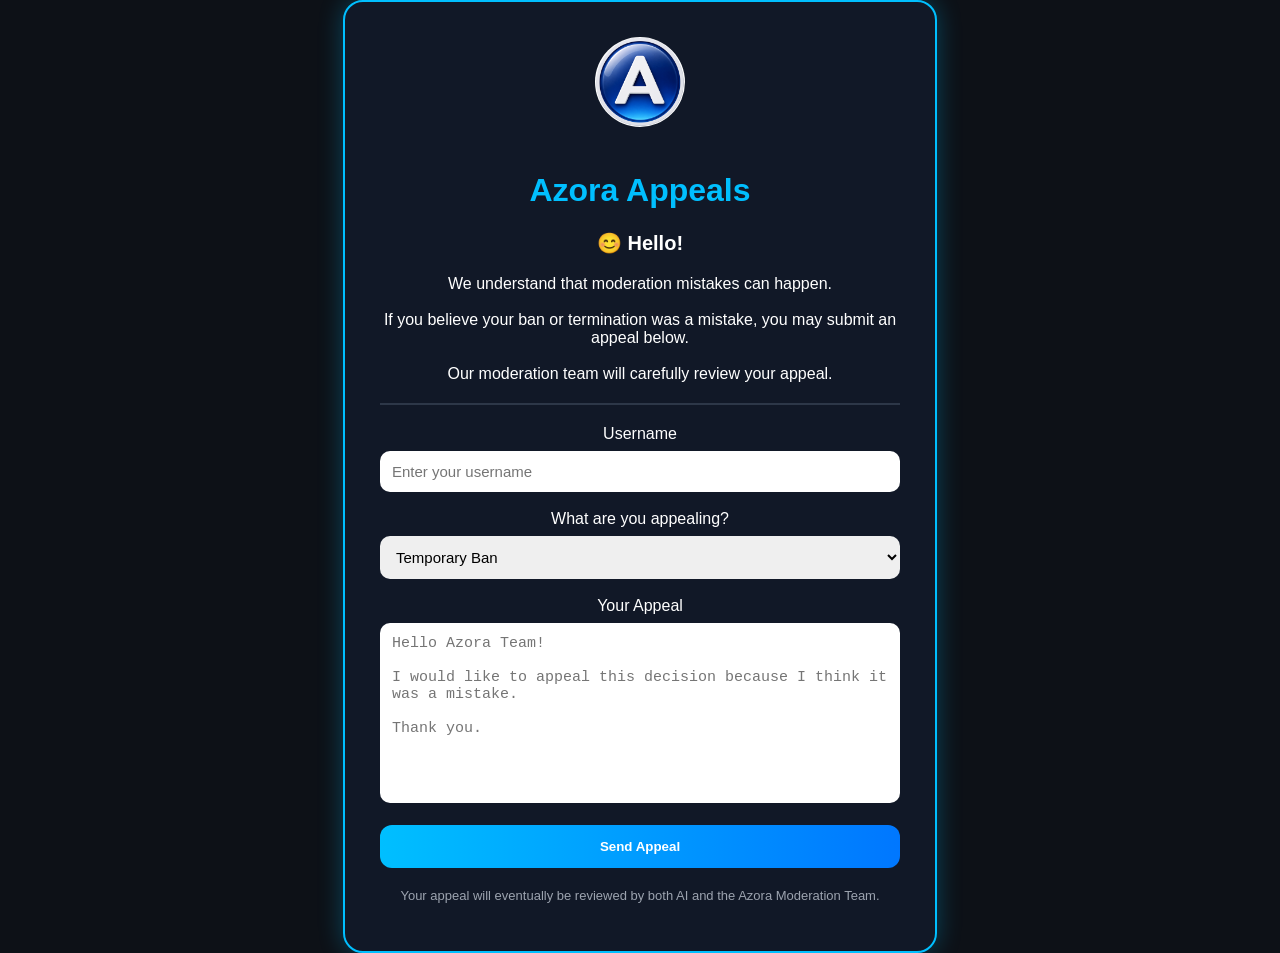
<file: appeal.html>
<!DOCTYPE html>
<html lang="en">
<head>
    <meta charset="UTF-8">
    <meta name="viewport" content="width=device-width, initial-scale=1.0">
    <title>Azora Appeals</title>
    <link rel="stylesheet" href="appeal.css">
</head>

<body>

<div class="appeal-box">

    <img src="logo.jpg" class="logo" alt="Azora Logo">

    <h1>Azora Appeals</h1>

    <p class="welcome">
        😊 Hello!
    </p>

    <p>
        We understand that moderation mistakes can happen.
        <br><br>
        If you believe your ban or termination was a mistake,
        you may submit an appeal below.
        <br><br>
        Our moderation team will carefully review your appeal.
    </p>

    <hr>

    <label for="appealUsername">Username</label>
    <input id="appealUsername" type="text" placeholder="Enter your username">

    <br><br>

    <label for="appealType">What are you appealing?</label>
    <select id="appealType">
        <option>Temporary Ban</option>
        <option>Termination</option>
    </select>

    <br><br>

    <label for="appealText">Your Appeal</label>
    <textarea id="appealText" placeholder="Hello Azora Team!

I would like to appeal this decision because I think it was a mistake.

Thank you."></textarea>

    <br><br>

    <button onclick="submitAppeal()">Send Appeal</button>

    <p class="note">
        Your appeal will eventually be reviewed by both AI and the Azora Moderation Team.
    </p>

</div>

<script>
function submitAppeal() {
    const username = document.getElementById("appealUsername").value.trim();
    const appealText = document.getElementById("appealText").value.trim();

    if (!username) {
        alert("Please enter your username before submitting!");
        return;
    }

    if (!appealText || appealText.length < 10) {
        alert("Please write a detailed appeal before sending.");
        return;
    }

    // Success response
    alert("✉️ Appeal successfully submitted for " + username + "!\nOur moderation team will review it shortly.");
    
    // Clear the form fields after submission
    document.getElementById("appealUsername").value = "";
    document.getElementById("appealText").value = "";
}
</script>

</body>
</html>
</file>
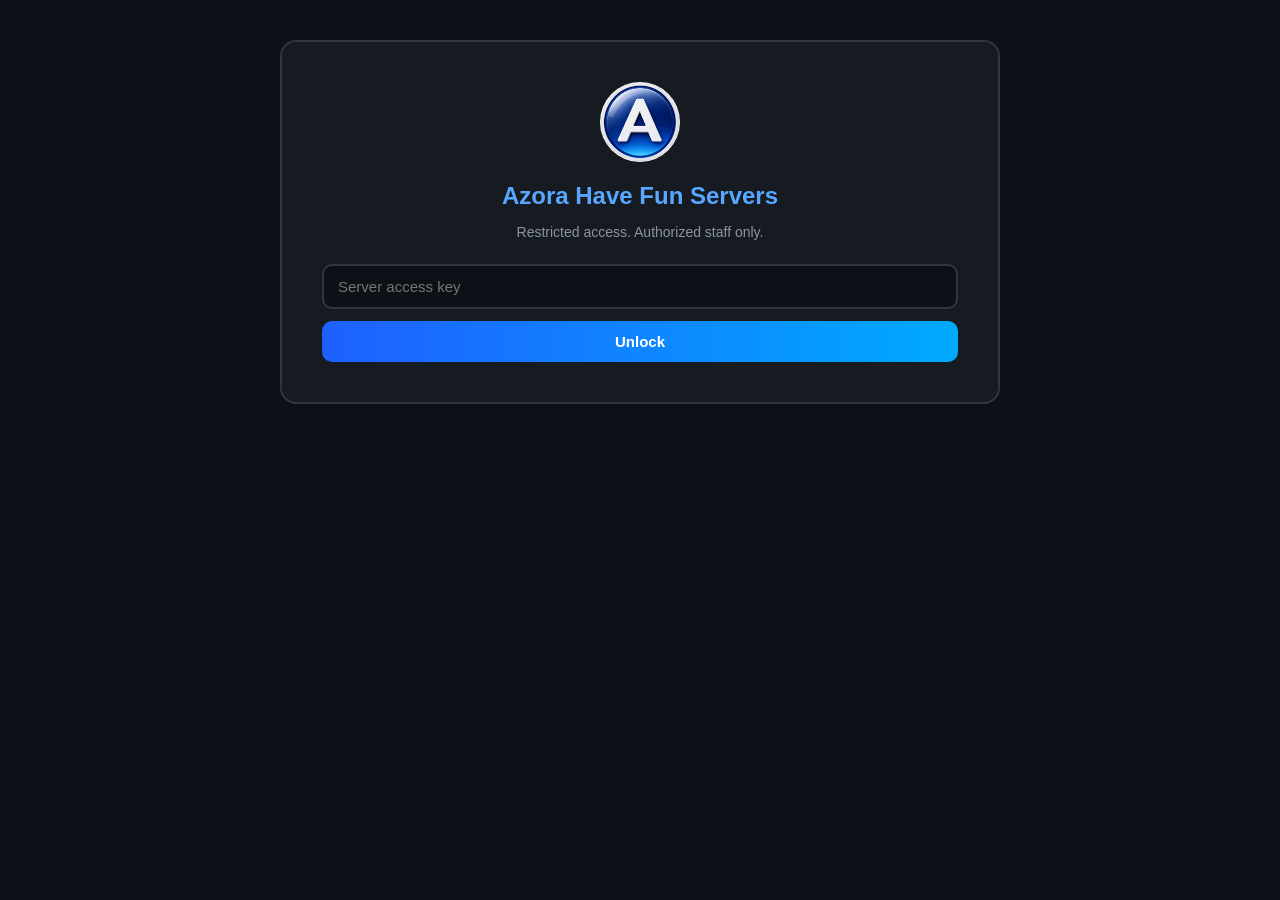
<file: servers.html>
<!DOCTYPE html>
<html lang="en">
<head>
    <meta charset="UTF-8">
    <meta name="viewport" content="width=device-width, initial-scale=1.0">
    <title>Azora Have Fun Servers</title>
    <style>
        * { box-sizing: border-box; }
        body {
            margin: 0;
            min-height: 100vh;
            font-family: Arial, sans-serif;
            background: #0d1117;
            color: #e2e8f0;
            display: flex;
            flex-direction: column;
            align-items: center;
            padding: 40px 20px;
        }
        .lock-screen, .dashboard {
            width: 100%;
            max-width: 720px;
        }
        .lock-box {
            background: #161b22;
            border: 2px solid #30363d;
            border-radius: 16px;
            padding: 40px;
            text-align: center;
        }
        .lock-box img {
            width: 80px;
            border-radius: 50%;
            margin-bottom: 16px;
        }
        .lock-box h1 {
            color: #58a6ff;
            margin: 0 0 8px;
            font-size: 1.5rem;
        }
        .lock-box p {
            color: #8b949e;
            font-size: 14px;
            margin-bottom: 24px;
        }
        .lock-box input {
            width: 100%;
            padding: 12px 14px;
            border-radius: 10px;
            border: 2px solid #30363d;
            background: #0d1117;
            color: #e2e8f0;
            font-size: 15px;
            margin-bottom: 12px;
        }
        .lock-box button, .dashboard button {
            width: 100%;
            padding: 12px;
            border: none;
            border-radius: 10px;
            background: linear-gradient(90deg, #1e60ff, #00aaff);
            color: #fff;
            font-weight: bold;
            font-size: 15px;
            cursor: pointer;
        }
        .lock-box button:hover, .dashboard button:hover {
            opacity: 0.9;
        }
        .error {
            color: #ff7b72;
            font-size: 13px;
            margin-top: 10px;
            display: none;
        }
        .dashboard { display: none; }
        .dash-header {
            display: flex;
            align-items: center;
            justify-content: space-between;
            margin-bottom: 24px;
            flex-wrap: wrap;
            gap: 12px;
        }
        .dash-header h1 {
            margin: 0;
            color: #58a6ff;
            font-size: 1.4rem;
            display: flex;
            align-items: center;
            gap: 10px;
        }
        .dash-header img {
            width: 40px;
            border-radius: 50%;
        }
        .stat-cards {
            display: grid;
            grid-template-columns: 1fr 1fr;
            gap: 14px;
            margin-bottom: 24px;
        }
        .stat-card {
            background: #161b22;
            border: 2px solid #30363d;
            border-radius: 14px;
            padding: 20px;
            text-align: center;
        }
        .stat-card .num {
            font-size: 2.4rem;
            font-weight: bold;
            color: #00ebd4;
        }
        .stat-card .label {
            color: #8b949e;
            font-size: 13px;
            margin-top: 4px;
        }
        .user-table-wrap {
            background: #161b22;
            border: 2px solid #30363d;
            border-radius: 14px;
            overflow: hidden;
        }
        .user-table-wrap h2 {
            margin: 0;
            padding: 16px 20px;
            font-size: 1rem;
            border-bottom: 1px solid #30363d;
            color: #e2e8f0;
        }
        table {
            width: 100%;
            border-collapse: collapse;
            font-size: 14px;
        }
        th, td {
            padding: 12px 16px;
            text-align: left;
            border-bottom: 1px solid #21262d;
        }
        th {
            color: #8b949e;
            font-weight: 600;
            background: #0d1117;
        }
        td { color: #e2e8f0; }
        tr:last-child td { border-bottom: none; }
        .uid {
            font-family: 'Courier New', monospace;
            color: #58a6ff;
            font-weight: bold;
        }
        .empty-row {
            text-align: center;
            color: #8b949e;
            padding: 30px !important;
        }
        .actions {
            display: flex;
            gap: 10px;
            margin-top: 16px;
        }
        .actions button {
            flex: 1;
        }
        .btn-secondary {
            background: #21262d !important;
            border: 1px solid #30363d !important;
        }
        .note {
            margin-top: 20px;
            font-size: 12px;
            color: #8b949e;
            text-align: center;
            line-height: 1.5;
        }
        @media (max-width: 500px) {
            .stat-cards { grid-template-columns: 1fr; }
        }
    </style>
</head>
<body>

<!-- LOCK SCREEN — restricted access -->
<div class="lock-screen" id="lockScreen">
    <div class="lock-box">
        <img src="logo.jpg" alt="Azora">
        <h1>Azora Have Fun Servers</h1>
        <p>Restricted access. Authorized staff only.</p>
        <input type="password" id="serverPassword" placeholder="Server access key" onkeydown="if(event.key==='Enter')unlockServers()">
        <button onclick="unlockServers()">Unlock</button>
        <div class="error" id="lockError">Incorrect access key.</div>
    </div>
</div>

<!-- DASHBOARD -->
<div class="dashboard" id="dashboard">
    <div class="dash-header">
        <h1><img src="logo.jpg" alt=""> Azora Have Fun Servers</h1>
        <button class="btn-secondary" style="width:auto;padding:8px 16px;" onclick="lockServers()">Lock</button>
    </div>

    <div class="stat-cards">
        <div class="stat-card">
            <div class="num" id="totalUsers">0</div>
            <div class="label">Total Users Created</div>
        </div>
        <div class="stat-card">
            <div class="num" id="nextId">Aza: 0</div>
            <div class="label">Next User ID</div>
        </div>
    </div>

    <div class="user-table-wrap">
        <h2>Registered Users</h2>
        <table>
            <thead>
                <tr>
                    <th>User ID</th>
                    <th>Username</th>
                    <th>Created</th>
                </tr>
            </thead>
            <tbody id="userTableBody">
                <tr><td colspan="3" class="empty-row">No users registered yet.</td></tr>
            </tbody>
        </table>
    </div>

    <div class="actions">
        <button onclick="refreshRegistry()">🔄 Refresh</button>
        <button class="btn-secondary" onclick="window.location.href='index.html'">← Back to Azora</button>
    </div>

    <p class="note">
        This panel reads the local user registry on this device.<br>
        User IDs are assigned as <strong>Aza: 0</strong>, <strong>Aza: 1</strong>, <strong>Aza: 2</strong>… when accounts are created.
    </p>
</div>

<script>
// Change this key to whatever you want for staff access
var SERVER_ACCESS_KEY = "azora-servers-2026";

function unlockServers() {
    var input = document.getElementById("serverPassword").value;
    if (input === SERVER_ACCESS_KEY) {
        sessionStorage.setItem("azoraServerUnlocked", "true");
        document.getElementById("lockScreen").style.display = "none";
        document.getElementById("dashboard").style.display = "block";
        refreshRegistry();
    } else {
        document.getElementById("lockError").style.display = "block";
    }
}

function lockServers() {
    sessionStorage.removeItem("azoraServerUnlocked");
    document.getElementById("dashboard").style.display = "none";
    document.getElementById("lockScreen").style.display = "block";
    document.getElementById("serverPassword").value = "";
    document.getElementById("lockError").style.display = "none";
}

function refreshRegistry() {
    var registry = [];
    try {
        registry = JSON.parse(localStorage.getItem("azoraUserRegistry") || "[]");
    } catch (e) {}

    document.getElementById("totalUsers").textContent = registry.length;
    document.getElementById("nextId").textContent = "Aza: " + registry.length;

    var tbody = document.getElementById("userTableBody");
    if (registry.length === 0) {
        tbody.innerHTML = '<tr><td colspan="3" class="empty-row">No users registered yet.</td></tr>';
        return;
    }

    tbody.innerHTML = "";
    // Newest first
    registry.slice().reverse().forEach(function (user) {
        var tr = document.createElement("tr");
        var dateStr = user.createdAt ? new Date(user.createdAt).toLocaleString() : "—";
        tr.innerHTML =
            '<td class="uid">' + escapeHtml(user.userId || "—") + '</td>' +
            '<td>' + escapeHtml(user.username || "—") + '</td>' +
            '<td>' + dateStr + '</td>';
        tbody.appendChild(tr);
    });
}

function escapeHtml(str) {
    return String(str)
        .replace(/&/g, "&amp;")
        .replace(/</g, "&lt;")
        .replace(/>/g, "&gt;")
        .replace(/"/g, "&quot;");
}

// Auto-unlock if already unlocked this session
if (sessionStorage.getItem("azoraServerUnlocked") === "true") {
    document.getElementById("lockScreen").style.display = "none";
    document.getElementById("dashboard").style.display = "block";
    refreshRegistry();
}
</script>
</body>
</html>
</file>
<file: appeal.css>
body {
    margin: 0;
    background: #0d1117;
    color: white;
    font-family: Arial, sans-serif;

    display: flex;
    justify-content: center;
    align-items: center;

    min-height: 100vh;
}

.appeal-box {
    width: 520px;
    background: #111827;
    border: 2px solid #00bfff;
    border-radius: 20px;
    padding: 35px;
    text-align: center;
    box-shadow: 0 0 25px rgba(0, 191, 255, 0.3);
}

.logo {
    width: 90px;
    border-radius: 50%;
    margin-bottom: 20px;
}

h1 {
    color: #00bfff;
}

.welcome {
    font-size: 20px;
    font-weight: bold;
}

input,
select,
textarea {
    width: 100%;
    padding: 12px;
    border-radius: 10px;
    border: none;
    margin-top: 8px;
    box-sizing: border-box;
    font-size: 15px;
}

textarea {
    height: 180px;
    resize: none;
}

button {
    width: 100%;
    padding: 14px;
    border: none;
    border-radius: 12px;
    background: linear-gradient(90deg, #00bfff, #0077ff);
    color: white;
    font-weight: bold;
    cursor: pointer;
    transition: 0.2s;
}

button:hover {
    transform: scale(1.03);
}

.note {
    margin-top: 20px;
    color: #9ca3af;
    font-size: 13px;
}

hr {
    border: 1px solid #2d3748;
    margin: 20px 0;
}
</file>
